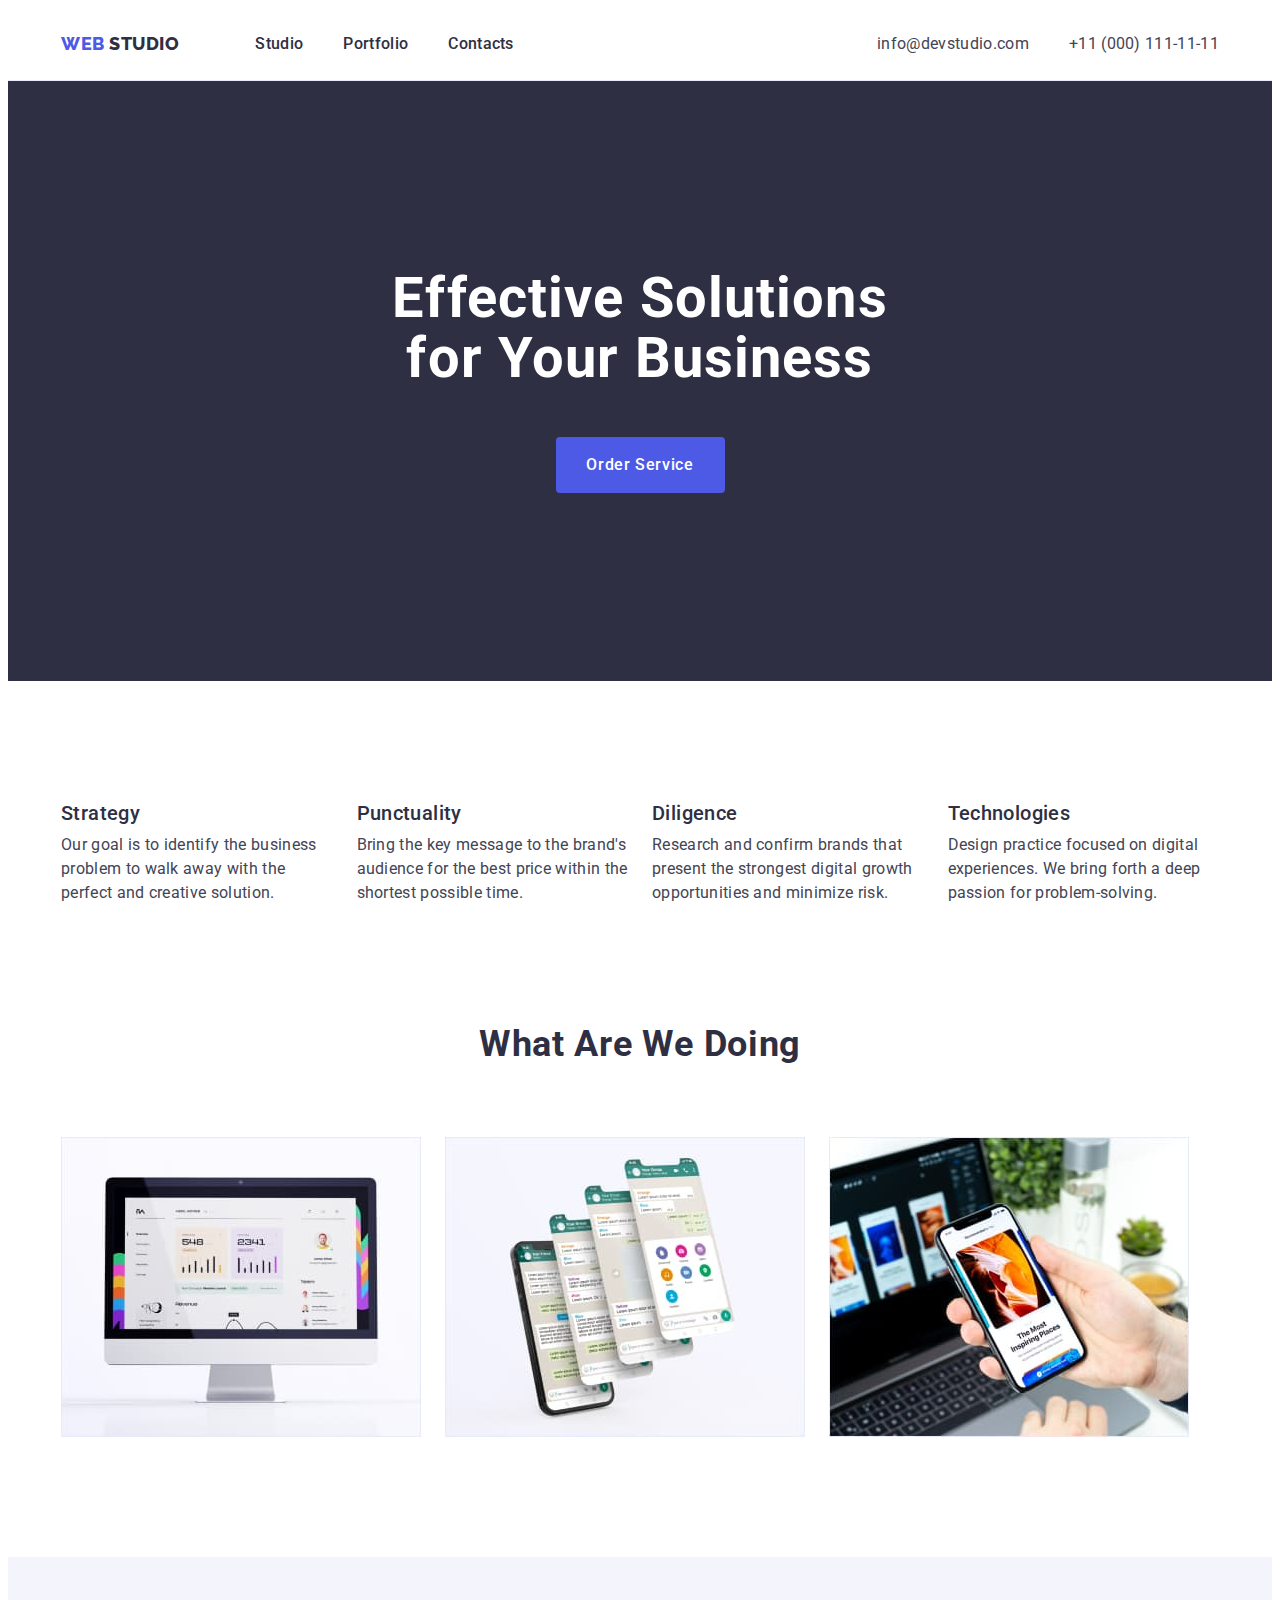
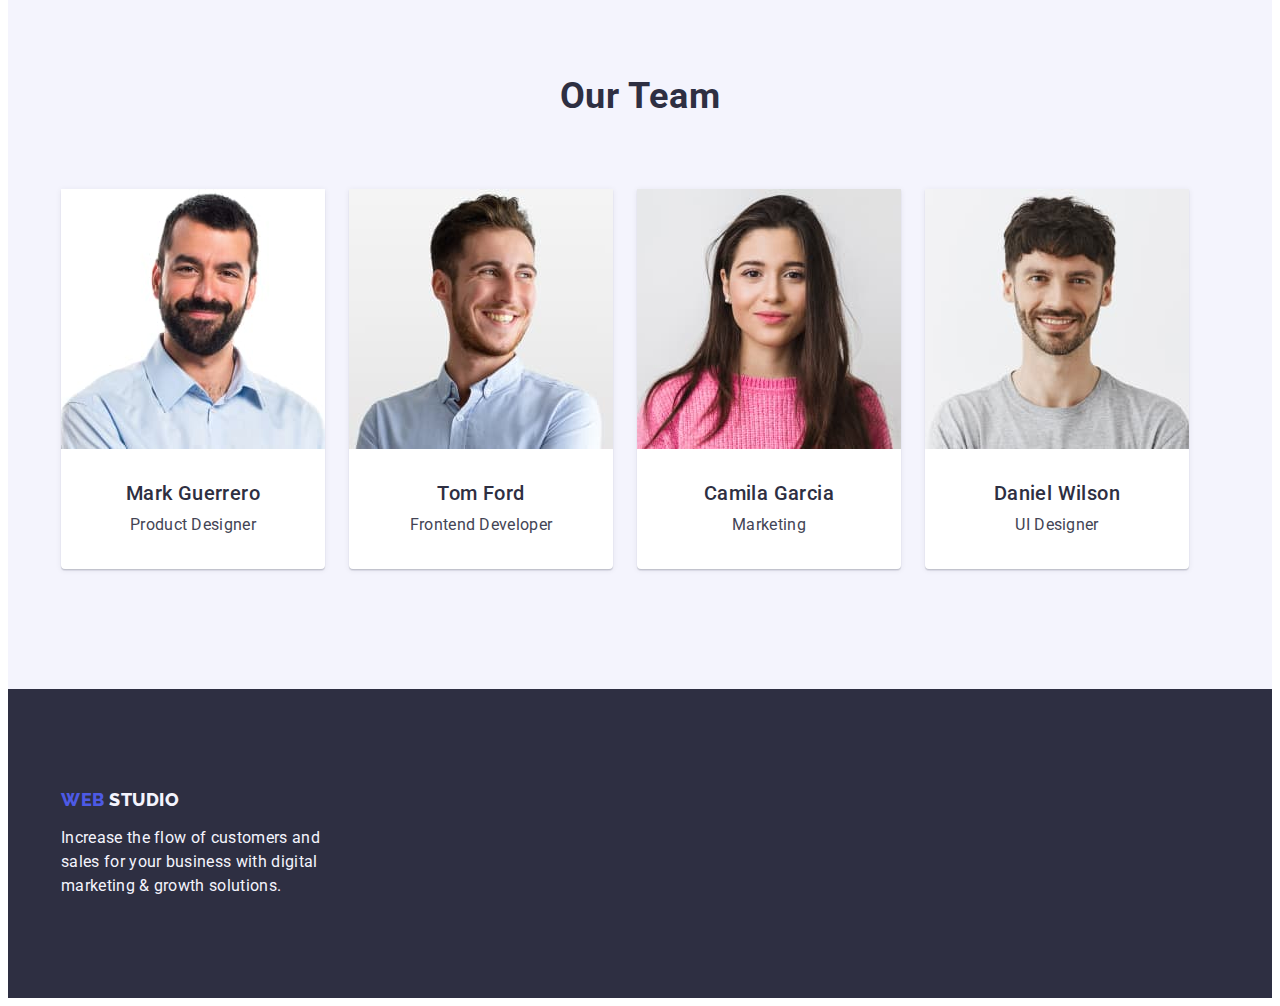
<file: index.html>
<!DOCTYPE html>
<html lang="en">
  <head>
    <meta charset="UTF-8" />
    <meta http-equiv="X-UA-Compatible" content="IE=edge" />
    <meta name="viewport" content="width=device-width, initial-scale=1.0" />
    <title>Studio</title>
    <link rel="preconnect" href="https://fonts.googleapis.com" />
    <link rel="preconnect" href="https://fonts.gstatic.com" crossorigin />
    <link
      href="https://fonts.googleapis.com/css2?family=Raleway:wght@800&family=Roboto:wght@400;500;700;900&display=swap"
      rel="stylesheet"
    />
    <link
      rel="stylesheet"
      href="https://cdnjs.cloudflare.com/ajax/libs/modern-normalize/1.1.0/modern-normalize.min.css"
      integrity="sha512-wpPYUAdjBVSE4KJnH1VR1HeZfpl1ub8YT/NKx4PuQ5NmX2tKuGu6U/JRp5y+Y8XG2tV+wKQpNHVUX03MfMFn9Q=="
      crossorigin="anonymous"
      referrerpolicy="no-referrer"
    />
    <link rel="stylesheet" href="./css/styles.css" />
  </head>
  <body>
    <!--Шапка сайту-->
    <header class="page-header">
      <div class="container page-header-container">
        <nav class="nav page-header-container">
          <a class="logo link" href="./index.html"
            >Web <span class="logo-part">Studio</span></a
          >
          <ul class="menu list">
            <li><a class="menu-item link" href="./index.html">Studio</a></li>
            <li>
              <a class="menu-item link" href="./portfolio.html">Portfolio</a>
            </li>
            <li><a class="menu-item link" href="">Contacts</a></li>
          </ul>
        </nav>
        <address class="contact-info">
          <ul class="list address page-header-container">
            <li>
              <a class="contact link" href="mailto:info@devstudio.com"
                >info@devstudio.com</a
              >
            </li>
            <li>
              <a class="contact link" href="tel:+110001111111"
                >+11 (000) 111-11-11</a
              >
            </li>
          </ul>
        </address>
      </div>
    </header>
    <main>
      <!-- HERO -->
      <section class="hero">
        <div class="container">
          <h1 class="hero-caption">Effective Solutions for Your Business</h1>
          <button class="btn-order" type="button">Order Service</button>
        </div>
      </section>
      <!-- Наші переваги -->
      <section class="section">
        <div class="container">
          <h2 class="visually-hidden">Our advantages</h2>
          <ul class="list advantages-list">
            <li class="item-advantages">
              <h3 class="title">Strategy</h3>
              <p class="description">
                Our goal is to identify the business problem to walk away with
                the perfect and creative solution.
              </p>
            </li>
            <li class="item-advantages">
              <h3 class="title">Punctuality</h3>
              <p class="description">
                Bring the key message to the brand's audience for the best price
                within the shortest possible time.
              </p>
            </li>
            <li class="item-advantages">
              <h3 class="title">Diligence</h3>
              <p class="description">
                Research and confirm brands that present the strongest digital
                growth opportunities and minimize risk.
              </p>
            </li>
            <li class="item-advantages">
              <h3 class="title">Technologies</h3>
              <p class="description">
                Design practice focused on digital experiences. We bring forth a
                deep passion for problem-solving.
              </p>
            </li>
          </ul>
        </div>
      </section>
      <!-- Що ми робимо -->
      <section class="container-wod">
        <div class="container">
          <h2 class="section-heading">What are we doing</h2>
          <ul class="list work-list">
            <li class="cards-works">
              <img
                src="./images/what-are-we-doing/pc.jpg"
                alt="computer"
                width="360"
                height="300"
              />
            </li>
            <li class="cards-works">
              <img
                src="./images/what-are-we-doing/mobile-app.jpg"
                alt="mobile applications"
                width="360"
                height="300"
              />
            </li>
            <li class="cards-works">
              <img
                src="./images/what-are-we-doing/mobile-browser.jpg"
                alt="mobile browser"
                width="360"
                height="300"
              />
            </li>
          </ul>
        </div>
      </section>
      <!-- Наша команда -->
      <section class="section-team section">
        <div class="container">
          <h2 class="section-heading">Our Team</h2>
          <ul class="list employees">
            <li class="holder">
              <img
                src="./images/team/mark-guerrero.jpg"
                alt="Mark Guerrero"
                width="264"
                height="260"
              />
              <div class="employee-desc">
                <h3 class="title">Mark Guerrero</h3>
                <p class="description">Product Designer</p>
              </div>
            </li>
            <li class="holder">
              <img
                src="./images/team/tom-ford.jpg"
                alt="Tom Ford"
                width="264"
                height="260"
              />
              <div class="employee-desc">
                <h3 class="title">Tom Ford</h3>
                <p class="description">Frontend Developer</p>
              </div>
            </li>
            <li class="holder">
              <img
                src="./images/team/camila-garcia.jpg"
                alt="Camila Garcia"
                width="264"
                height="260"
              />
              <div class="employee-desc">
                <h3 class="title">Camila Garcia</h3>
                <p class="description">Marketing</p>
              </div>
            </li>
            <li class="holder">
              <img
                src="./images/team/daniel-wilson.jpg"
                alt="Daniel Wilson"
                width="264"
                height="260"
              />
              <div class="employee-desc">
                <h3 class="title">Daniel Wilson</h3>
                <p class="description">UI Designer</p>
              </div>
            </li>
          </ul>
        </div>
      </section>
    </main>
    <!-- Футер -->
    <footer class="container-footer">
      <div class="container">
        <a class="bottom-logo link" href="./index.html">
          Web <span class="part-logo">Studio</span>
        </a>
        <p class="footer-text">
          Increase the flow of customers and sales for your business with
          digital marketing & growth solutions.
        </p>
      </div>
    </footer>
  </body>
</html>
</file>
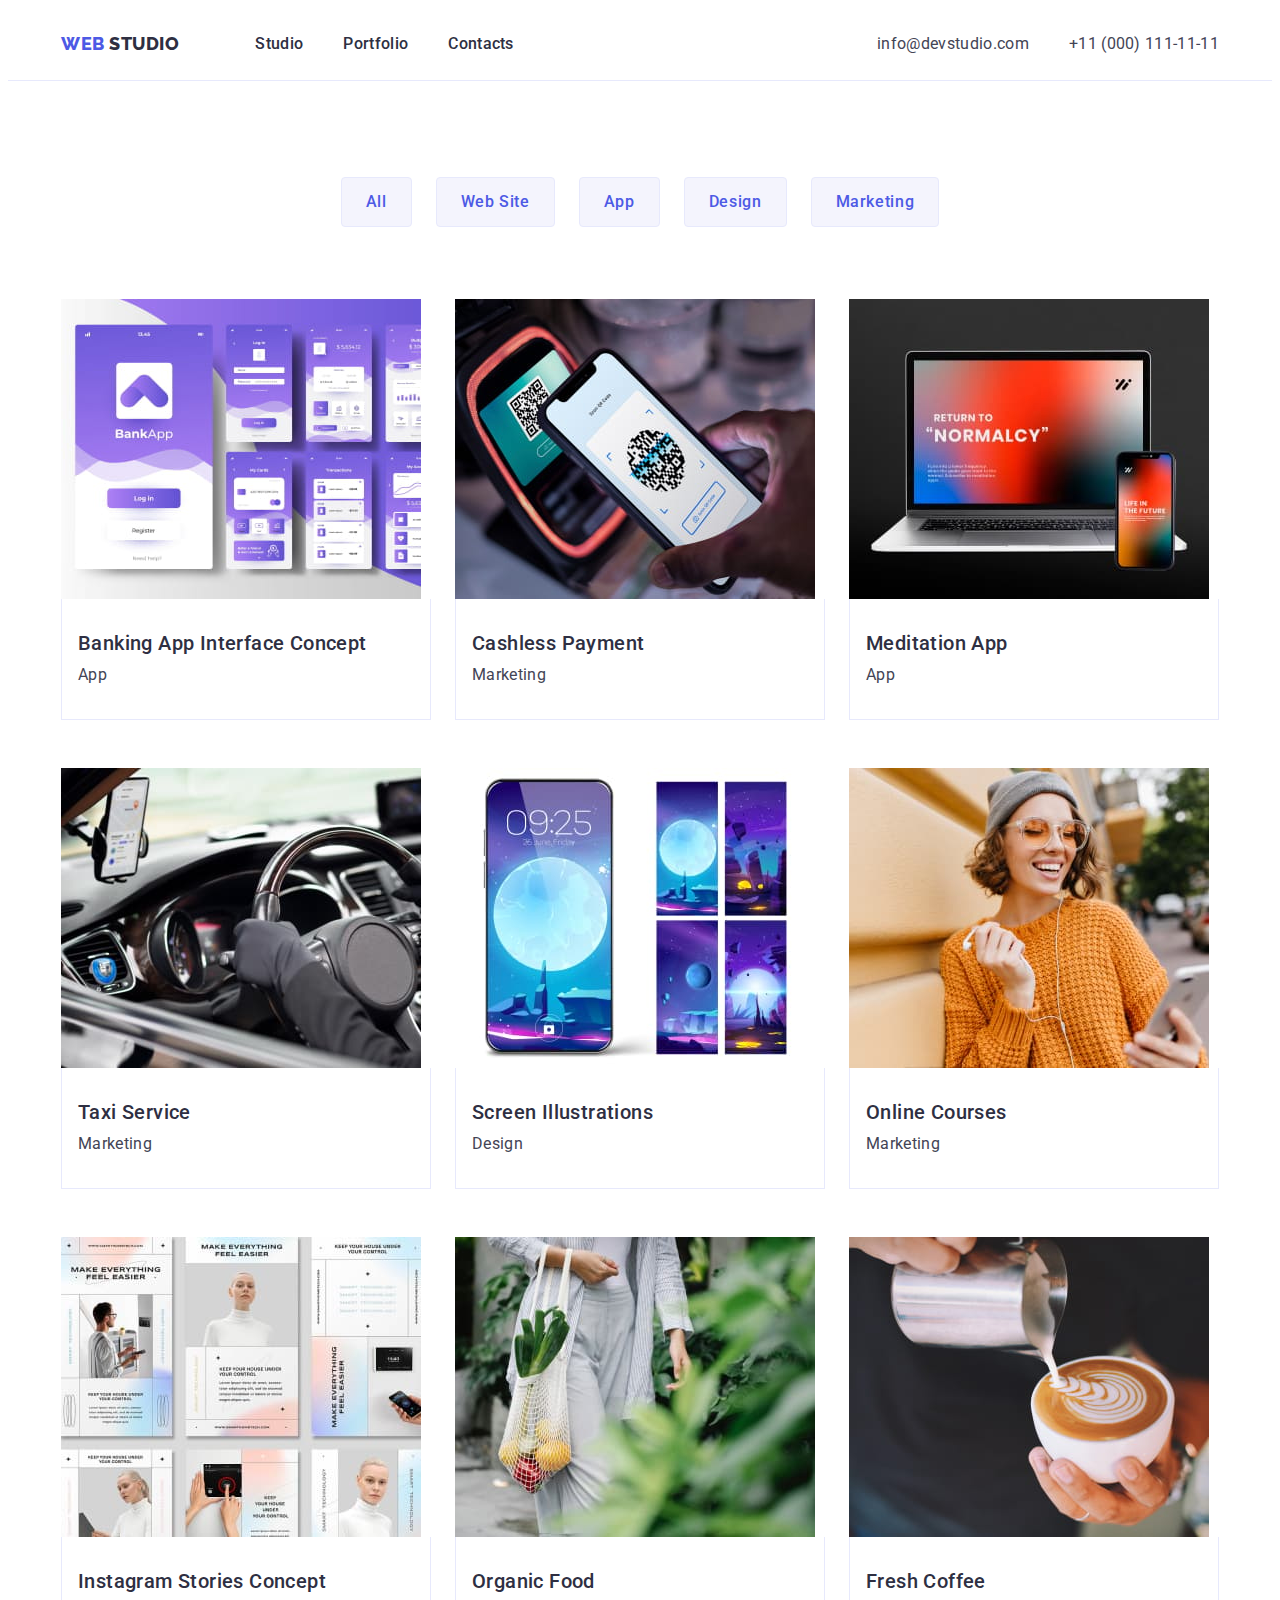
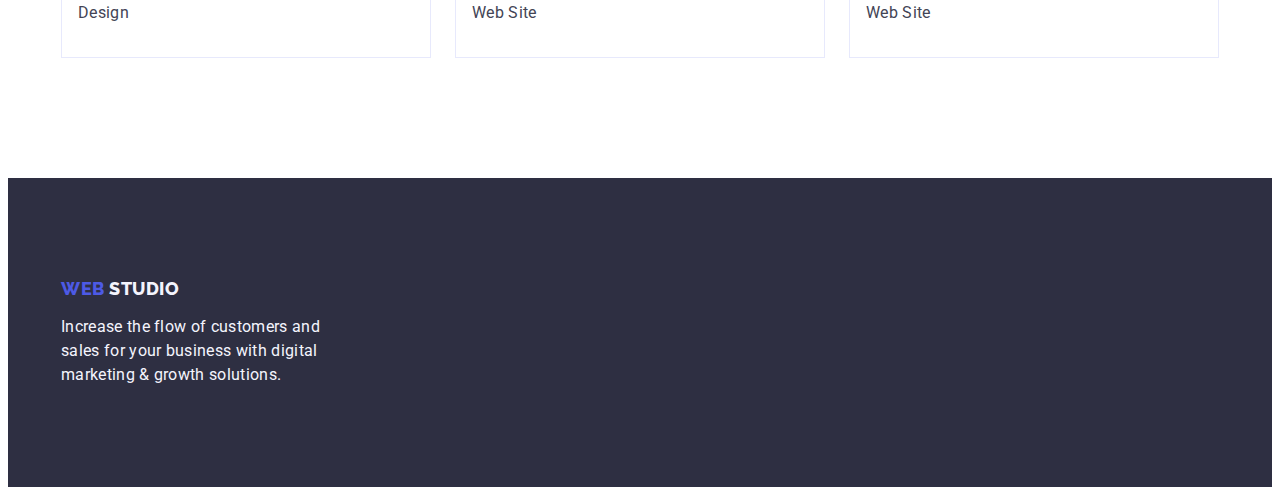
<file: portfolio.html>
<!DOCTYPE html>
<html lang="en">
  <head>
    <meta charset="UTF-8" />
    <meta http-equiv="X-UA-Compatible" content="IE=edge" />
    <meta name="viewport" content="width=device-width, initial-scale=1.0" />
    <title>Portfolio</title>
    <link rel="preconnect" href="https://fonts.googleapis.com" />
    <link rel="preconnect" href="https://fonts.gstatic.com" crossorigin />
    <link
      href="https://fonts.googleapis.com/css2?family=Raleway:wght@800&family=Roboto:wght@400;500;700;900&display=swap"
      rel="stylesheet"
    />
    <link
      rel="stylesheet"
      href="https://cdnjs.cloudflare.com/ajax/libs/modern-normalize/1.1.0/modern-normalize.min.css"
      integrity="sha512-wpPYUAdjBVSE4KJnH1VR1HeZfpl1ub8YT/NKx4PuQ5NmX2tKuGu6U/JRp5y+Y8XG2tV+wKQpNHVUX03MfMFn9Q=="
      crossorigin="anonymous"
      referrerpolicy="no-referrer"
    />
    <link rel="stylesheet" href="./css/styles.css" />
  </head>
  <body>
    <!--Шапка сайту-->
    <header class="page-header">
      <div class="container page-header-container">
        <nav class="nav page-header-container">
          <a class="logo link" href="./index.html"
            >Web <span class="logo-part">Studio</span></a
          >
          <ul class="menu list">
            <li><a class="menu-item link" href="./index.html">Studio</a></li>
            <li>
              <a class="menu-item link" href="./portfolio.html">Portfolio</a>
            </li>
            <li><a class="menu-item link" href="">Contacts</a></li>
          </ul>
        </nav>
        <address class="contact-info">
          <ul class="list address page-header-container">
            <li>
              <a class="contact link" href="mailto:info@devstudio.com"
                >info@devstudio.com</a
              >
            </li>
            <li>
              <a class="contact link" href="tel:+110001111111"
                >+11 (000) 111-11-11</a
              >
            </li>
          </ul>
        </address>
      </div>
    </header>
    <main>
      <section class="portfolio-page">
        <div class="container">
          <h1 class="visually-hidden">Examples of our work</h1>
          <!-- Кнопки для фільтрації -->
          <ul class="list buttons-portfolio">
            <li><button class="filter-buttons" type="button">All</button></li>
            <li>
              <button class="filter-buttons" type="button">Web Site</button>
            </li>
            <li><button class="filter-buttons" type="button">App</button></li>
            <li>
              <button class="filter-buttons" type="button">Design</button>
            </li>
            <li>
              <button class="filter-buttons" type="button">Marketing</button>
            </li>
          </ul>
          <!-- Види робіт -->

          <ul class="list examples-list">
            <li class="examples-list-link">
              <a class="link" href="">
                <img
                  src="./images/examples-of-our-work/banking-app.jpg"
                  alt="Banking App"
                  width="360"
                  height="300"
                />
                <div class="examples-item">
                  <h2 class="work-title">Banking App Interface Concept</h2>
                  <p class="work-desc">App</p>
                </div></a
              >
            </li>

            <li class="examples-list-link">
              <a class="link" href="">
                <img
                  src="./images/examples-of-our-work/cashless-payment.jpg"
                  alt="Cashless Payment"
                  width="360"
                  height="300"
                />
                <div class="examples-item">
                  <h2 class="work-title">Cashless Payment</h2>
                  <p class="work-desc">Marketing</p>
                </div></a
              >
            </li>

            <li class="examples-list-link">
              <a class="link" href="">
                <img
                  src="./images/examples-of-our-work/meditation-app.jpg"
                  alt="meditation app"
                  width="360"
                  height="300"
                />
                <div class="examples-item">
                  <h2 class="work-title">Meditation App</h2>
                  <p class="work-desc">App</p>
                </div></a
              >
            </li>

            <li class="examples-list-link">
              <a class="link" href="">
                <img
                  src="./images/examples-of-our-work/taxi-service.jpg"
                  alt="Taxi Service"
                  width="360"
                  height="300"
                />
                <div class="examples-item">
                  <h2 class="work-title">Taxi Service</h2>
                  <p class="work-desc">Marketing</p>
                </div></a
              >
            </li>

            <li class="examples-list-link">
              <a class="link" href="">
                <img
                  src="./images/examples-of-our-work/screen-illustrations.jpg"
                  alt="Screen Illustrations"
                  width="360"
                  height="300"
                />
                <div class="examples-item">
                  <h2 class="work-title">Screen Illustrations</h2>
                  <p class="work-desc">Design</p>
                </div></a
              >
            </li>

            <li class="examples-list-link">
              <a class="link" href="">
                <img
                  src="./images/examples-of-our-work/online-courses.jpg"
                  alt="Online Courses"
                  width="360"
                  height="300"
                />
                <div class="examples-item">
                  <h2 class="work-title">Online Courses</h2>
                  <p class="work-desc">Marketing</p>
                </div></a
              >
            </li>

            <li class="examples-list-link">
              <a class="link" href="">
                <img
                  src="./images/examples-of-our-work/instagram-stories-concept.jpg"
                  alt="Design for Instagram"
                  width="360"
                  height="300"
                />
                <div class="examples-item">
                  <h2 class="work-title">Instagram Stories Concept</h2>
                  <p class="work-desc">Design</p>
                </div></a
              >
            </li>

            <li class="examples-list-link">
              <a class="link" href="">
                <img
                  src="./images/examples-of-our-work/organic-food.jpg"
                  alt="Organic food"
                  width="360"
                  height="300"
                />
                <div class="examples-item">
                  <h2 class="work-title">Organic Food</h2>
                  <p class="work-desc">Web Site</p>
                </div></a
              >
            </li>

            <li class="examples-list-link">
              <a class="link" href="">
                <img
                  src="./images/examples-of-our-work/fresh-coffee.jpg"
                  alt="Coffee"
                  width="360"
                  height="300"
                />
                <div class="examples-item">
                  <h2 class="work-title">Fresh Coffee</h2>
                  <p class="work-desc">Web Site</p>
                </div></a
              >
            </li>
          </ul>
        </div>
      </section>
    </main>
    <!-- Футер -->
    <footer class="container-footer">
      <div class="container">
        <a class="bottom-logo link" href="./index.html">
          Web <span class="part-logo">Studio</span>
        </a>
        <p class="footer-text">
          Increase the flow of customers and sales for your business with
          digital marketing & growth solutions.
        </p>
      </div>
    </footer>
  </body>
</html>
</file>
<file: css/styles.css>
:root {
  --primary-text-color: #434455;
  --secondary-text-color: #2e2f42;
  --primary-background-color: #ffffff;
  --color-logo: #4d5ae5;
}
body {
  font-family: "Roboto", sans-serif;
  font-size: 16px;
  color: var(--primary-text-color);
  font-weight: 400;
  background-color: var(--primary-background-color);
}
h1,
h2,
h3,
h4,
p,
ul {
  margin-top: 0;
  margin-bottom: 0;
}
ul {
  padding-left: 0;
}
img {
  display: block;
  max-width: 100%;
  height: auto;
}
.list {
  list-style: none;
  display: flex;
}
.link {
  text-decoration: none;
}
/* =============COMPONENTS============= */
.title {
  font-weight: 500;
  font-size: 20px;
  line-height: 1.2;
  letter-spacing: 0.02em;
  color: var(--secondary-text-color);
}

.description {
  line-height: 1.5;
  letter-spacing: 0.02em;
}

.section-heading {
  font-weight: 700;
  font-size: 36px;
  line-height: 1.11;
  letter-spacing: 0.02em;
  text-transform: capitalize;
  color: var(--secondary-text-color);
  text-align: center;
  margin-bottom: 72px;
}
.section {
  padding: 120px 0;
}

.container {
  width: 1158px;
  margin: 0 auto;
  padding: 0 15px;
}
.visually-hidden {
  position: absolute;
  width: 1px;
  height: 1px;
  margin: -1px;
  border: 0;
  padding: 0;
  white-space: nowrap;
  clip-path: inset(100%);
  clip: rect(0 0 0 0);
  overflow: hidden;
}
/* =============/COMPONENTS============= */

/* =============Шапка============= */
.logo {
  font-family: "Raleway", sans-serif;
  font-weight: 800;
  font-size: 18px;
  line-height: 1.17;
  margin-right: 76px;
  align-items: center;
  letter-spacing: 0.03em;
  text-transform: uppercase;
  color: #4d5ae5;
  padding-top: 24px;
  padding-bottom: 24px;
}
.logo-part {
  color: var(--secondary-text-color);
}
.menu {
  display: flex;
}
.menu-item {
  font-weight: 500;
  line-height: 1.5;
  letter-spacing: 0.02em;
  color: var(--secondary-text-color);
  padding-top: 24px;
  padding-bottom: 24px;
  display: block;
}
.menu :not(:last-child) {
  margin-right: 40px;
}

.menu-item:hover,
.menu-item:focus {
  color: #404bbf;
}
.contact-info {
  font-style: normal;
  margin-left: auto;
}
.contact {
  line-height: 1.5;
  letter-spacing: 0.02em;
  font-style: normal;
  color: var(--primary-text-color);
  padding-top: 24px;
  padding-bottom: 24px;
  display: block;
}

.contact:hover,
.contact:focus {
  color: #404bbf;
}

.page-header-container {
  display: flex;
  align-items: center;
}
.page-header {
  border-bottom: 1px solid #e7e9fc;
}
.address :not(:last-child) {
  margin-right: 40px;
}

/* =================/Шапка=============== */

/* =============HERO STUDIO============= */
.hero {
  background-color: #2e2f42;
  padding-top: 188px;
  padding-bottom: 188px;
}

.hero-caption {
  font-weight: 700;
  font-size: 56px;
  line-height: 1.07;
  letter-spacing: 0.02em;
  color: #ffffff;
  text-align: center;
  margin-bottom: 48px;
  max-width: 496px;
  margin-left: auto;
  margin-right: auto;
}
.btn-order {
  background: var(--color-logo);
  font-weight: 500;
  line-height: 1.5;
  display: block;
  align-items: center;
  letter-spacing: 0.04em;
  color: #ffffff;
  font-family: "Roboto", sans-serif;
  font-size: 16px;
  letter-spacing: 0.04em;
  margin: 0 auto;
  padding-top: 14.22px;
  padding-right: 30.22px;
  padding-bottom: 14.22px;
  padding-left: 30.22px;
  min-width: 169px;
  height: 56px;
  border-radius: 4px;
  border-color: var(--color-logo);
  border: none;
}

.btn-order {
  cursor: pointer;
}
.btn-order:hover,
.btn-order:focus {
  background: #404bbf;
}

/* =============/HERO STUDIO============= */

/**
  |============================
  | Advantages
  |============================
*/
.list .title {
  margin-bottom: 8px;
}
.advantages-list {
  gap: 24px;
}
.item-advantages {
  flex-basis: calc((100% - (3 * 24px)) / 4);
}

/**
  |============================
  | /Advantages
  |============================
*/

/* =============What are we doing============= */
.container-wod {
  padding-bottom: 120px;
}
.work-list :not(:last-child) {
  margin-right: 24px;
}
.cards-works {
  flex-basis: calc((100%-24px * 2) / 3);
}
/* =============/What are we doing============= */

/* =============OUR TEAM============= */
.section-team {
  background-color: #f4f4fd;
}
.holder {
  background-color: #ffffff;
  box-shadow: 0px 1px 6px rgba(46, 47, 66, 0.08),
    0px 1px 1px rgba(46, 47, 66, 0.16), 0px 2px 1px rgba(46, 47, 66, 0.08);
  border-radius: 0px 0px 4px 4px;
}
.holder:not(:last-child) {
  margin-right: 24px;
}
.employees {
  flex-basis: calc((100%- 24px * 3) / 4);
}
.employee-desc {
  text-align: center;
  padding: 32px 16px;
}
/* =============/OUR TEAM============= */

/* =============Footer============= */

.footer-text {
  width: 264px;
  font-size: 16px;
  line-height: 1.5;
  letter-spacing: 0.02em;
}

.container-footer {
  background: #2e2f42;
  color: #f4f4fd;
  padding: 100px 0 100px;
}
.bottom-logo {
  font-family: "Raleway", sans-serif;
  font-weight: 800;
  font-size: 18px;
  line-height: 1.17;
  display: flex;
  align-items: center;
  letter-spacing: 0.03em;
  text-transform: uppercase;
  color: #4d5ae5;
  margin-bottom: 16px;
  display: inline-block;
}
.part-logo {
  color: #f4f4fd;
}

/* =============/Footer============= */

/* =============Portfolio============= */
.portfolio-page {
  padding-top: 96px;
  padding-bottom: 120px;
}
.filter-buttons {
  font-family: "Roboto", sans-serif;
  font-size: 16px;
  font-weight: 500;
  line-height: 1.5;
  text-align: center;
  letter-spacing: 0.04em;
  color: var(--color-logo);
  background: #f4f4fd;
  border: 1px solid #e7e9fc;
  border-radius: 4px;
  padding-top: 12px;
  padding-right: 24px;
  padding-bottom: 12px;
  padding-left: 24px;
}

.filter-buttons:hover,
.filter-buttons:focus {
  color: #ffffff;
  background-color: #404bbf;
  border: 1px solid transparent;
}

.filter-buttons {
  cursor: pointer;
}

.work-title {
  font-weight: 500;
  font-size: 20px;
  line-height: 1.2;
  letter-spacing: 0.02em;
  color: var(--secondary-text-color);
  margin-bottom: 8px;
}
.work-desc {
  line-height: 1.5;
  letter-spacing: 0.02em;
  font-size: 16px;
  line-height: 1.5;
  color: var(--primary-text-color);
}
.examples-list {
  display: flex;
  flex-wrap: wrap;
  column-gap: 24px;
  row-gap: 48px;
}

.examples-list-link {
  flex-basis: calc((100% - 48px) / 3);
}

.examples-item {
  padding: 32px 16px;
  border: 1px solid #e7e9fc;
  border-top: none;
}
.buttons-portfolio {
  margin-bottom: 72px;
  justify-content: center;
}
.buttons-portfolio :not(:last-child) {
  margin-right: 24px;
}
/* =============/Portfolio============= */

/* .examples-list-link * {
  outline: 2px solid red;
} */
</file>
